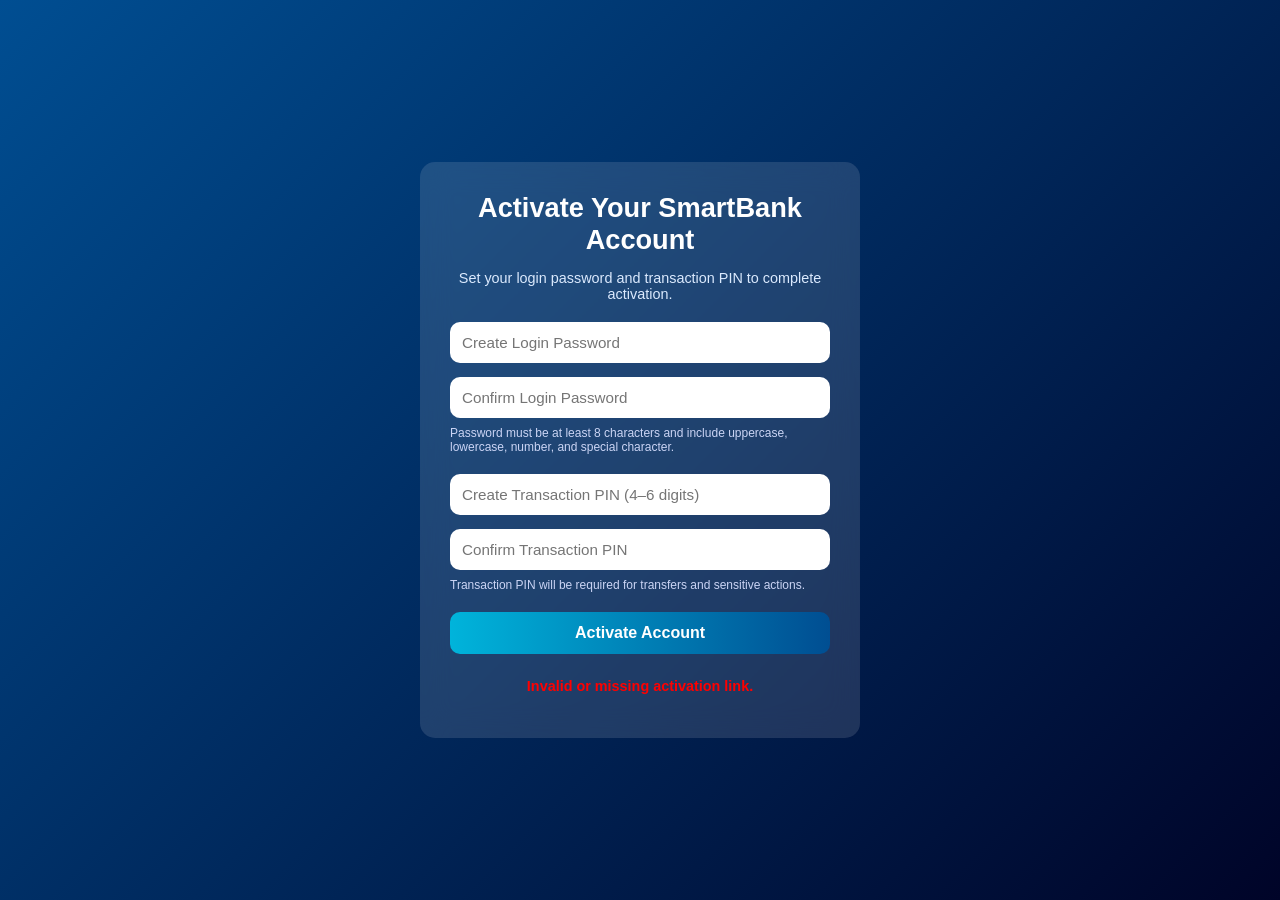
<file: pages/active-account.html>
<!DOCTYPE html>
<html lang="en">
<head>
    <meta charset="UTF-8">
    <title>Activate SmartBank Account</title>
    <link rel="stylesheet" href="../css/active-account.css">
</head>
<body>

<div class="container">
    <h2 class="title">Activate Your SmartBank Account</h2>
    <p class="subtitle">
        Set your login password and transaction PIN to complete activation.
    </p>

    <form id="activationForm" class="form-card">

        <!-- Password -->
        <input
            type="password"
            id="password"
            placeholder="Create Login Password"
            required
        >

        <input
            type="password"
            id="confirmPassword"
            placeholder="Confirm Login Password"
            required
        >

        <small class="hint">
            Password must be at least 8 characters and include uppercase,
            lowercase, number, and special character.
        </small>

        <!-- Transaction PIN -->
        <input
            type="password"
            id="transactionPin"
            placeholder="Create Transaction PIN (4–6 digits)"
            maxlength="6"
            required
        >

        <input
            type="password"
            id="confirmTransactionPin"
            placeholder="Confirm Transaction PIN"
            maxlength="6"
            required
        >

        <small class="hint">
            Transaction PIN will be required for transfers and sensitive actions.
        </small>

        <button type="submit" class="btn">Activate Account</button>

        <p id="message" class="message"></p>
    </form>
</div>

<script src="../js/active-account.js"></script>
</body>
</html>
</file>
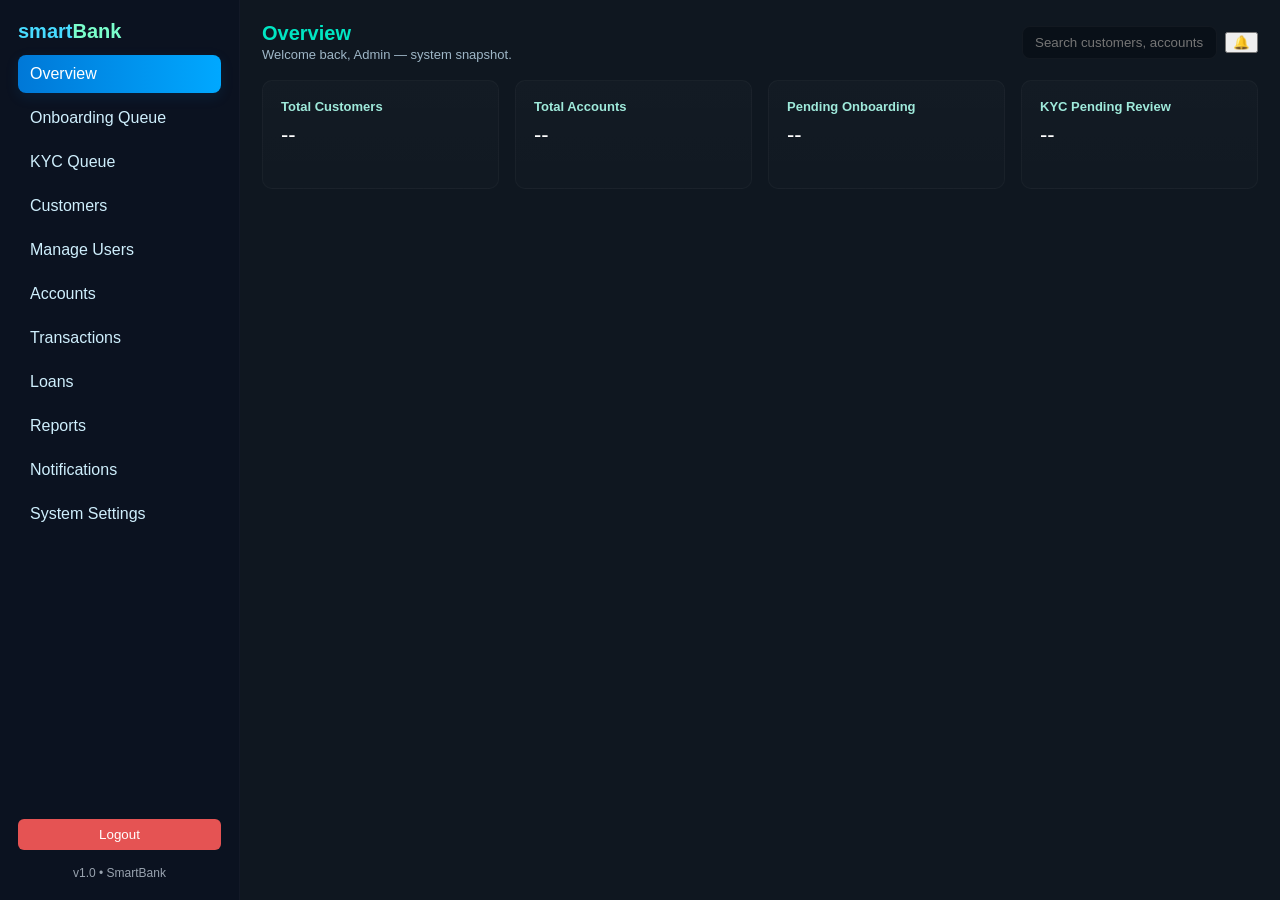
<file: pages/admin-dashboard.html>
<!DOCTYPE html>
<html lang="en">
<head>
  <meta charset="utf-8" />
  <meta name="viewport" content="width=device-width, initial-scale=1" />
  <title>Admin Dashboard — SmartBank</title>
  <link rel="stylesheet" href="../css/admin-dashboard.css" />
</head>
<body>
  <div class="dashboard">

    <!-- SIDEBAR -->
    <aside class="sidebar">
      <div class="sidebar-top">
        <h2 class="logo">smart<span>Bank</span></h2>
        <nav>
          <ul class="menu">
            <li id="overviewMenu" class="menu-item active">Overview</li>
            <li id="onboardingMenu" class="menu-item">Onboarding Queue</li>
            <li id="kycMenu" class="menu-item">KYC Queue</li>
            <li id="customersMenu" class="menu-item">Customers</li>
            <li id="manageUsersMenu" class="menu-item">Manage Users</li>
            <li id="accountsMenu" class="menu-item">Accounts</li>
            <li id="transactionsMenu" class="menu-item">Transactions</li>
            <li id="loansMenu" class="menu-item">Loans</li>
            <li id="reportsMenu" class="menu-item">Reports</li>
            <li id="notificationsMenu" class="menu-item">Notifications</li>
            <li id="settingsMenu" class="menu-item">System Settings</li>
          </ul>
        </nav>
      </div>

      <div class="sidebar-bottom">
        <button id="logoutBtn" class="logout-btn">Logout</button>
        <small class="version">v1.0 • SmartBank</small>
      </div>
    </aside>

    <!-- MAIN -->
    <main class="main-content">

      <!-- HEADER -->
      <header class="header">
        <div>
          <h1 id="pageTitle">Overview</h1>
          <p class="subtext" id="pageSubtitle">Welcome back, Admin — system snapshot.</p>
        </div>
        <div class="header-actions">
          <input id="globalSearch" placeholder="Search customers, accounts..." />
          <button class="icon-btn">🔔</button>
        </div>
      </header>

      <!-- OVERVIEW -->
      <section id="overviewSection" class="section visible">
        <div class="cards">
          <div class="card">
            <h4>Total Customers</h4>
            <p class="card-value" id="totalCustomers">--</p>
          </div>
          <div class="card">
            <h4>Total Accounts</h4>
            <p class="card-value" id="totalAccounts">--</p>
          </div>
          <div class="card">
            <h4>Pending Onboarding</h4>
            <p class="card-value" id="pendingOnboarding">--</p>
          </div>
          <div class="card">
            <h4>KYC Pending Review</h4>
            <p class="card-value" id="pendingKyc">--</p>
          </div>
        </div>
      </section>

      <!-- ONBOARDING QUEUE -->
      <section id="onboardingSection" class="section" style="display:none;">
        <h2>Onboarding Queue</h2>
        <div class="panel">
          <table class="table">
            <thead>
              <tr>
                <th>ID</th>
                <th>Full Name</th>
                <th>Email</th>
                <th>Registered At</th>
                <th>KYC Expiry</th>
                <th>Action</th>
              </tr>
            </thead>
            <tbody id="onboardingTableBody">
              <tr><td colspan="6">No data loaded</td></tr>
            </tbody>
          </table>
        </div>
      </section>

      <!-- KYC QUEUE -->
      <section id="kycSection" class="section" style="display:none;">
        <h2>KYC Queue</h2>
        <div class="panel">
          <table class="table">
            <thead>
              <tr>
                <th>ID</th>
                <th>Name</th>
                <th>DOB</th>
                <th>Gender</th>
                <th>Phone</th>
                <th>Email</th>
                <th>Address</th>
                <th>Action</th>
              </tr>
            </thead>
            <tbody id="kycTableBody">
              <tr><td colspan="8">No data loaded</td></tr>
            </tbody>
          </table>
        </div>
      </section>

      <!-- CUSTOMERS -->
      <section id="customersSection" class="section" style="display:none;">
        <h2>Customers</h2>
        <div class="panel">
          <table class="table">
            <thead>
              <tr>
                <th>ID</th>
                <th>Name</th>
                <th>Email</th>
                <th>Customer Status</th>
                <th>KYC Status</th>
                <th>Action</th>
              </tr>
            </thead>
            <tbody id="customersTableBody">
              <tr><td colspan="6">No data loaded</td></tr>
            </tbody>
          </table>
        </div>
      </section>

      <!-- MANAGE USERS (ADMIN STAFF) -->
      <section id="manageUsersSection" class="section" style="display:none;">
        <h2>Manage Users</h2>
        <div class="panel">
          <button class="action-btn" id="createAdminBtn">Create New Admin</button>
          <table class="table">
            <thead>
              <tr>
                <th>ID</th>
                <th>Name</th>
                <th>Email</th>
                <th>Role</th>
                <th>Status</th>
                <th>Action</th>
              </tr>
            </thead>
            <tbody id="adminUsersTableBody">
              <tr><td colspan="6">No admin users loaded</td></tr>
            </tbody>
          </table>
        </div>
      </section>

      <!-- OTHER SECTIONS REMAIN SAME -->
      <section id="accountsSection" class="section" style="display:none;">
        <h2>Accounts</h2>
        <div class="panel">Account management goes here.</div>
      </section>

      <section id="transactionsSection" class="section" style="display:none;">
        <h2>Transactions</h2>
        <div class="panel">Transaction monitoring goes here.</div>
      </section>

      <section id="loansSection" class="section" style="display:none;">
        <h2>Loans</h2>
        <div class="panel">Loan management goes here.</div>
      </section>

      <section id="reportsSection" class="section" style="display:none;">
        <h2>Reports</h2>
        <div class="panel">Reports and analytics go here.</div>
      </section>

      <section id="notificationsSection" class="section" style="display:none;">
        <h2>Notifications</h2>
        <div class="panel">Notification system here.</div>
      </section>

      <section id="settingsSection" class="section" style="display:none;">
        <h2>System Settings</h2>
        <div class="panel">Admin role & system config here.</div>
      </section>

    </main>
  </div>

  <script src="../js/logout.js" defer></script>
  <script type="module" src="../js/admin/dashboard-init.js"></script>

</body>
</html>
</file>
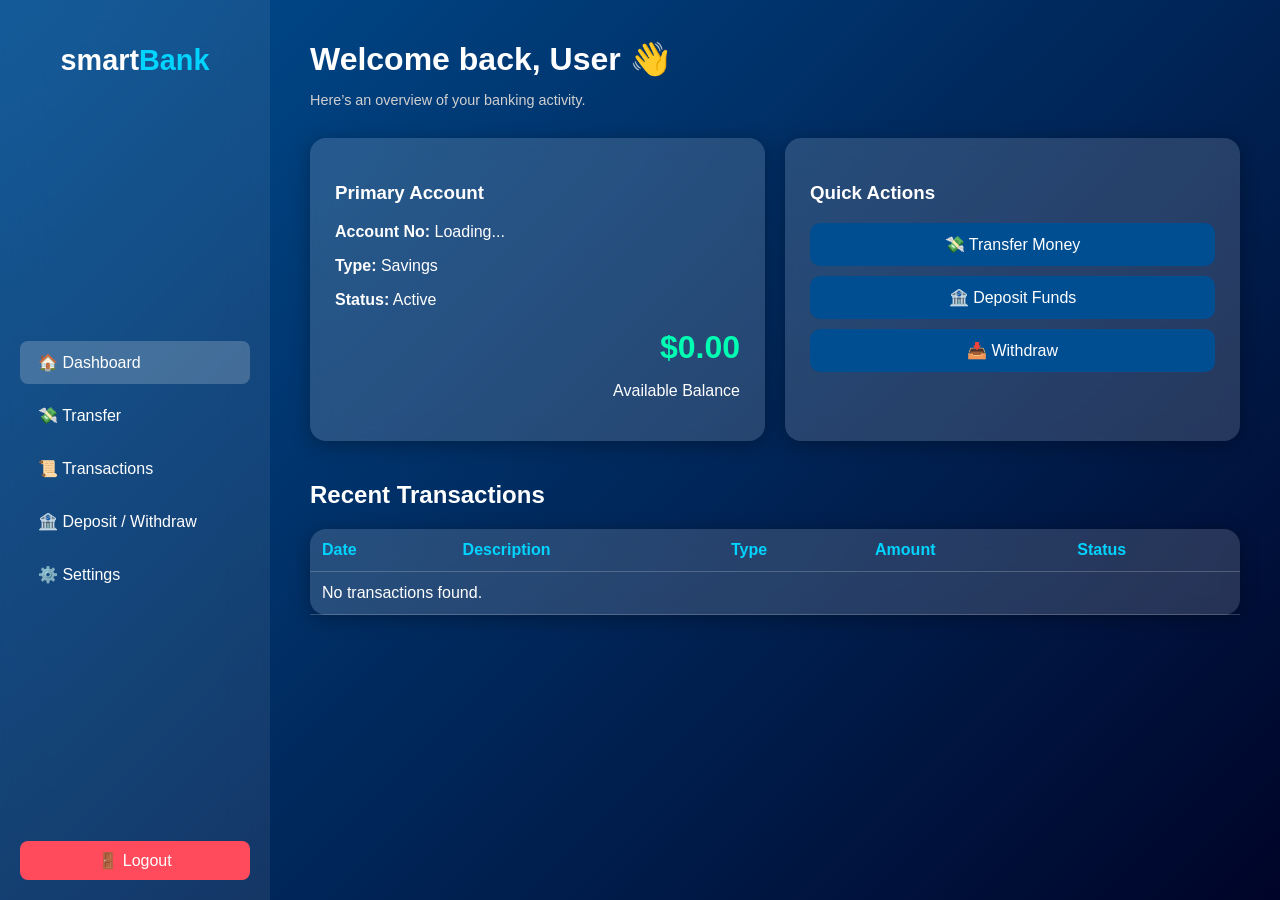
<file: pages/dashboard.html>
<!DOCTYPE html>
<html lang="en">
<head>
  <meta charset="UTF-8" />
  <meta name="viewport" content="width=device-width, initial-scale=1.0" />
  <title>MyBank Dashboard</title>
  <link rel="stylesheet" href="../css/dashboard.css" />
</head>
<body>
  <div class="dashboard">
    <aside class="sidebar">
      <h2 class="logo">smart<span>Bank</span></h2>
      <ul class="menu">
        <li class="active">🏠 Dashboard</li>
        <li href="transfer.html">💸 Transfer</li>
        <li>📜 Transactions</li>
        <li>🏦 Deposit / Withdraw</li>
        <li>⚙️ Settings</li>
      </ul>
      <button class="logout-btn" id="logoutBtn">🚪 Logout</button>
    </aside>

    <main class="main-content">
      <header class="header">
        <h1>Welcome back, <span id="username">User</span> 👋</h1>
        <p class="subtext">Here’s an overview of your banking activity.</p>
      </header>

      <section class="account-overview">
        <div class="account-card glass-card">
          <h3>Primary Account</h3>
          <p><strong>Account No:</strong> <span id="accountNumber">Loading...</span></p>
          <p><strong>Type:</strong> <span id="accountType">Savings</span></p>
          <p><strong>Status:</strong> <span id="accountStatus">Active</span></p>
          <div class="balance">
            <h2>$<span id="balance">0.00</span></h2>
            <p>Available Balance</p>
          </div>
        </div>

        <div class="quick-actions glass-card">
          <h3>Quick Actions</h3>
          <button class="action-btn" onclick="window.location.href='../pages/transfer.html'">💸 Transfer Money</button>
          <button class="action-btn">🏦 Deposit Funds</button>
          <button class="action-btn">📥 Withdraw</button>
        </div>
      </section>

      <section class="transactions-section">
        <h2>Recent Transactions</h2>
        <table class="transaction-table glass-card">
          <thead>
            <tr>
              <th>Date</th>
              <th>Description</th>
              <th>Type</th>
              <th>Amount</th>
              <th>Status</th>
            </tr>
          </thead>
          <tbody id="transactions">
            <tr><td colspan="5">Loading transactions...</td></tr>
          </tbody>
        </table>
      </section>
    </main>
  </div>
   <script src="../js/logout.js" defer></script>
  <script src="../js/dashboard.js"></script>
</body>
</html>
</file>
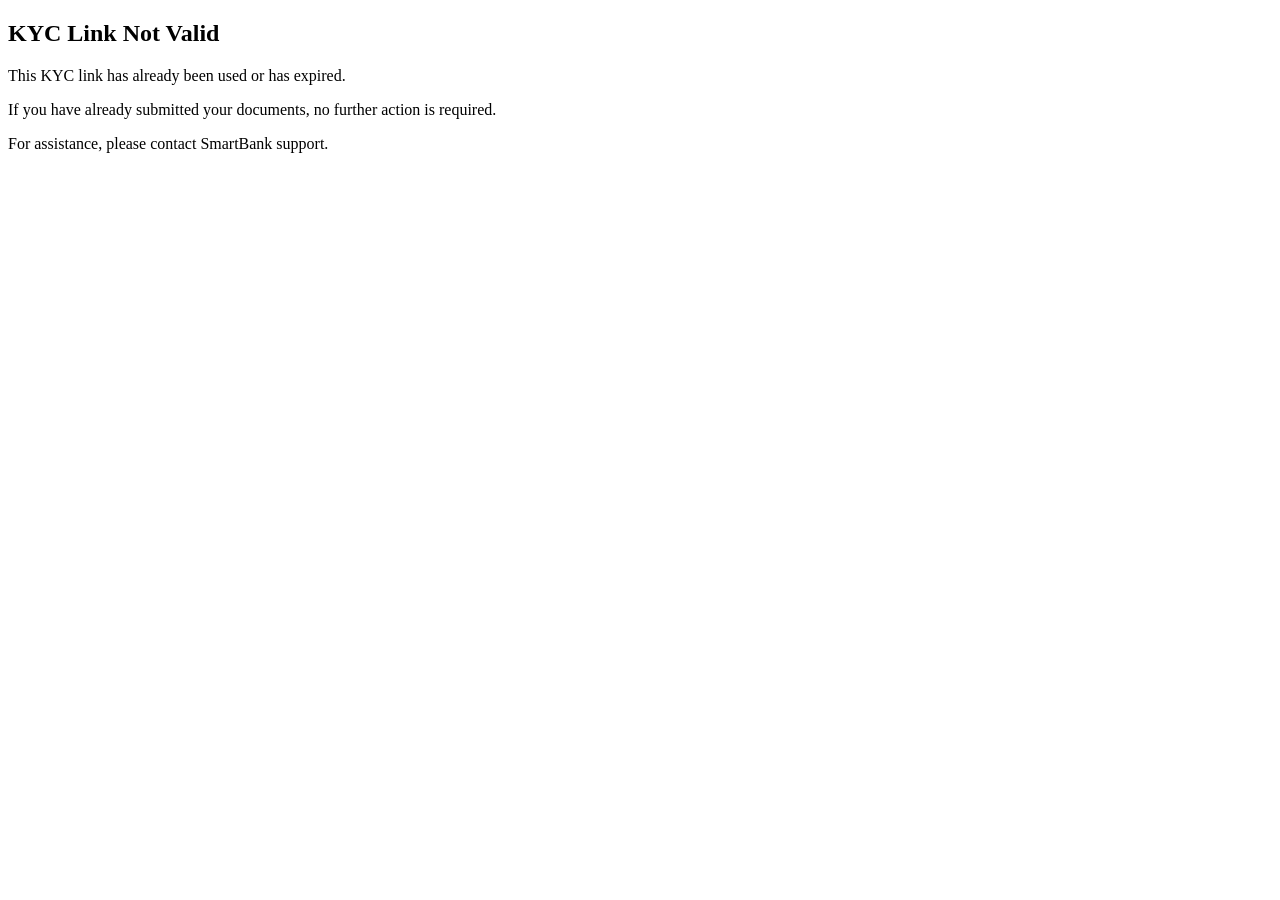
<file: pages/kyc-expired.html>
<!DOCTYPE html>
<html>
<head>
    <title>KYC Link Expired - SmartBank</title>
</head>
<body>
    <h2>KYC Link Not Valid</h2>

    <p>
        This KYC link has already been used or has expired.
    </p>

    <p>
        If you have already submitted your documents,
        no further action is required.
    </p>

    <p>
        For assistance, please contact SmartBank support.
    </p>
</body>
</html>
</file>
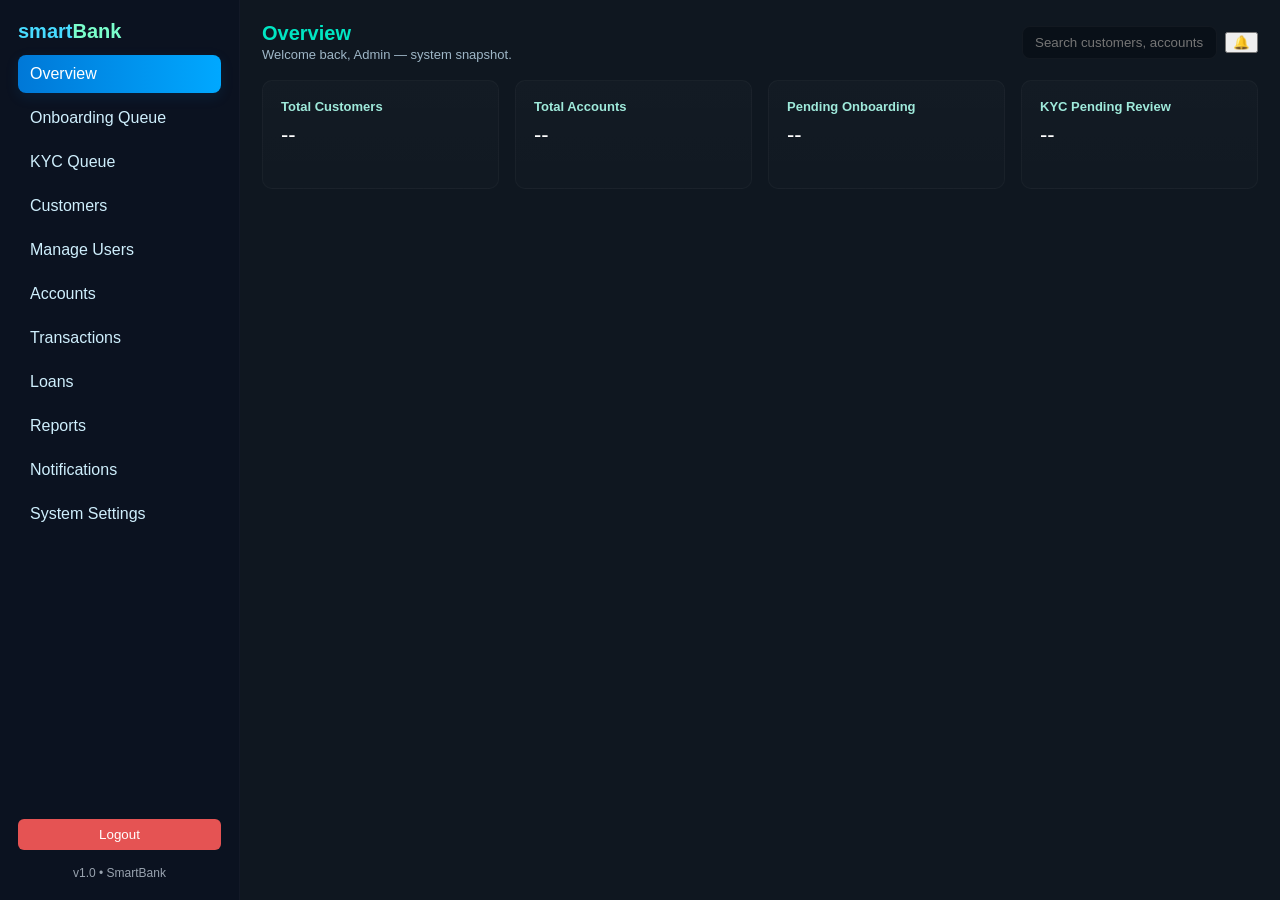
<file: pages/kyc-review.html>
<!DOCTYPE html>
<html lang="en">
<head>
  <meta charset="UTF-8" />
  <meta name="viewport" content="width=device-width, initial-scale=1.0"/>
  <title>KYC Review — SmartBank Admin</title>

  <link rel="stylesheet" href="../css/admin-dashboard.css" />
  <link rel="stylesheet" href="../css/admin-kyc-review.css" />
</head>
<body>

<div class="dashboard">

  <aside class="sidebar">
    <div class="sidebar-top">
      <h2 class="logo">smart<span>Bank</span></h2>
      <ul class="menu">
        <li class="menu-item" onclick="location.href='admin-dashboard.html'">
          ← Back to Dashboard
        </li>
      </ul>
    </div>
  </aside>

  <main class="main-content">

    <header class="header">
      <div>
        <h1>KYC Review</h1>
        <p class="subtext">Review customer identity details and documents</p>
      </div>
    </header>

    <section class="panel">
      <h3>Customer Information</h3>

      <div class="details-grid">
        <div><strong>Name:</strong> <span id="custName">-</span></div>
        <div><strong>Email:</strong> <span id="custEmail">-</span></div>
        <div><strong>Phone:</strong> <span id="custPhone">-</span></div>
        <div><strong>Date of Birth:</strong> <span id="custDob">-</span></div>
        <div><strong>Address:</strong> <span id="custAddress">-</span></div>
        <div><strong>KYC Status:</strong> <span id="custKycStatus">-</span></div>
        <div><strong>Account Status:</strong> <span id="custAccountStatus">-</span></div>
      </div>
    </section>

    <section class="panel">
      <h3>KYC Documents</h3>

      <div class="kyc-docs">
        <div class="doc-box">
          <strong>Aadhaar Front</strong>
          <img id="aadhaarFrontImg" alt="Aadhaar Front" />
        </div>

        <div class="doc-box">
          <strong>Aadhaar Back</strong>
          <img id="aadhaarBackImg" alt="Aadhaar Back" />
        </div>

        <div class="doc-box">
          <strong>PAN Card</strong>
          <img id="panImg" alt="PAN Card" />
        </div>
      </div>
    </section>

    <section class="panel" id="decisionBox">
      <h3>Admin Decision</h3>

      <textarea
        id="rejectReason"
        rows="4"
        placeholder="Rejection reason (required if rejecting)"
      ></textarea>

      <div class="action-row">
        <button class="action-btn" id="approveBtn">Approve KYC</button>
        <button class="action-btn danger" id="rejectBtn">Reject KYC</button>
      </div>
    </section>

  </main>
</div>

<script type="module" src="/js/admin/kyc-review.js"></script>
</body>
</html>
</file>
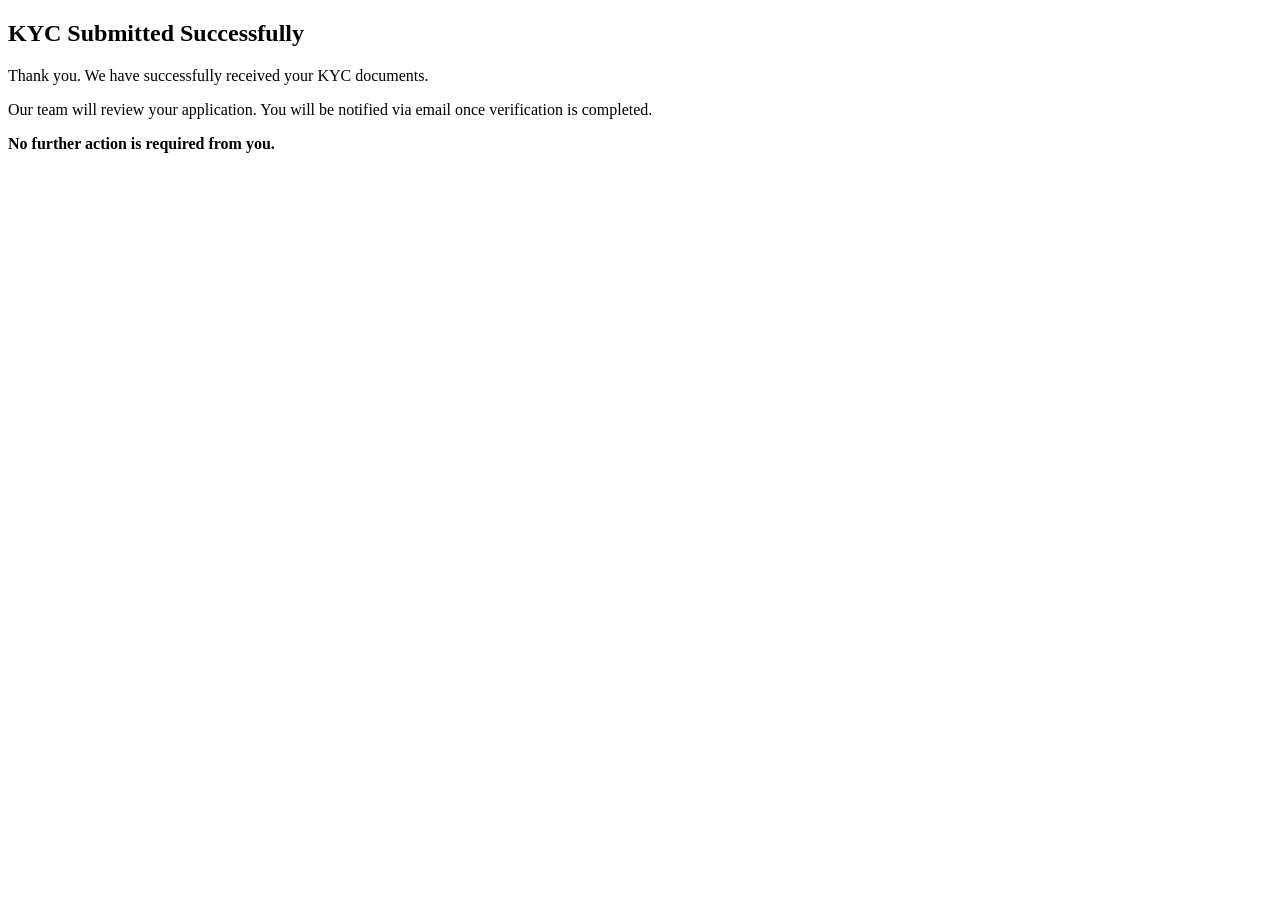
<file: pages/kyc-submitted.html>
<!DOCTYPE html>
<html>
<head>
    <title>KYC Submitted - SmartBank</title>
</head>
<body>
    <h2>KYC Submitted Successfully</h2>

    <p>
        Thank you. We have successfully received your KYC documents.
    </p>

    <p>
        Our team will review your application.
        You will be notified via email once verification is completed.
    </p>

    <p>
        <strong>No further action is required from you.</strong>
    </p>
</body>
</html>
</file>
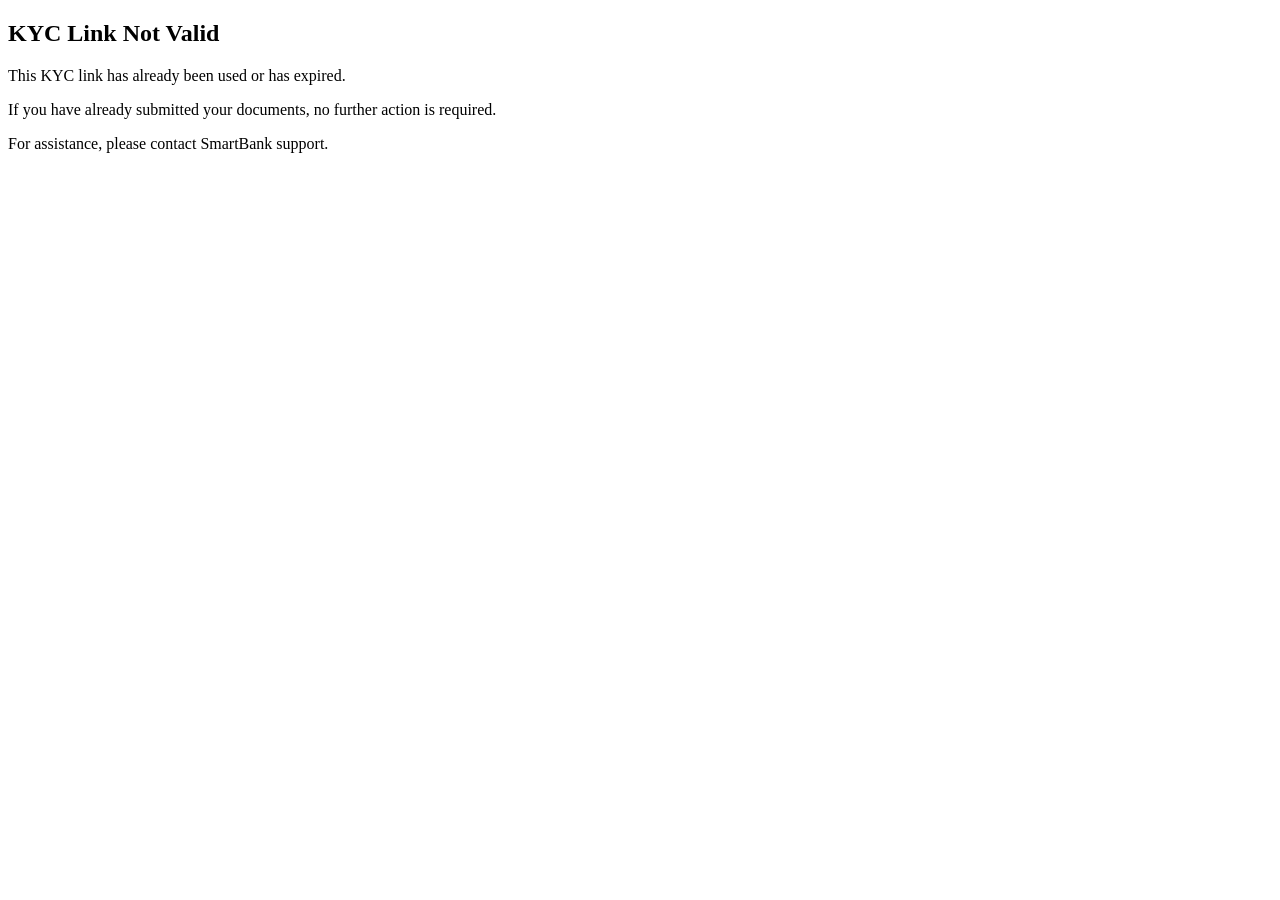
<file: pages/kyc-upload.html>
<!DOCTYPE html>
<html lang="en">
<head>
    <meta charset="UTF-8">
    <meta name="viewport" content="width=device-width, initial-scale=1.0">
    <title>KYC Upload - SmartBank</title>
    <link rel="stylesheet" href="../css/kyc-upload.css">
</head>
<body>

<div class="container">
    <h2>KYC Verification</h2>
    <p class="subtitle">Upload your Aadhaar and PAN card for identity verification.</p>

    <div class="note">
        <strong>Important:</strong>
        Only JPG/PNG images allowed. Maximum size: <strong>300 KB</strong> per file.
        <br>
        <strong>Note:</strong> This secure link is valid for a limited time.
    </div>

    <p id="statusMessage" class="status"></p>

    <form id="kycForm" enctype="multipart/form-data">

        <div class="field">
            <label>Aadhaar Front Image</label>
            <input type="file" id="aadhaarFront" accept="image/*" required>
            <img id="previewFront" class="preview hidden" />
        </div>

        <div class="field">
            <label>Aadhaar Back Image</label>
            <input type="file" id="aadhaarBack" accept="image/*" required>
            <img id="previewBack" class="preview hidden" />
        </div>

        <div class="field">
            <label>PAN Card Image</label>
            <input type="file" id="panCard" accept="image/*" required>
            <img id="previewPan" class="preview hidden" />
        </div>

        <button type="submit" id="submitBtn" class="submitBtn">
            Submit KYC
        </button>
    </form>
</div>

<script src="../js/kyc-upload.js"></script>
</body>
</html>
</file>
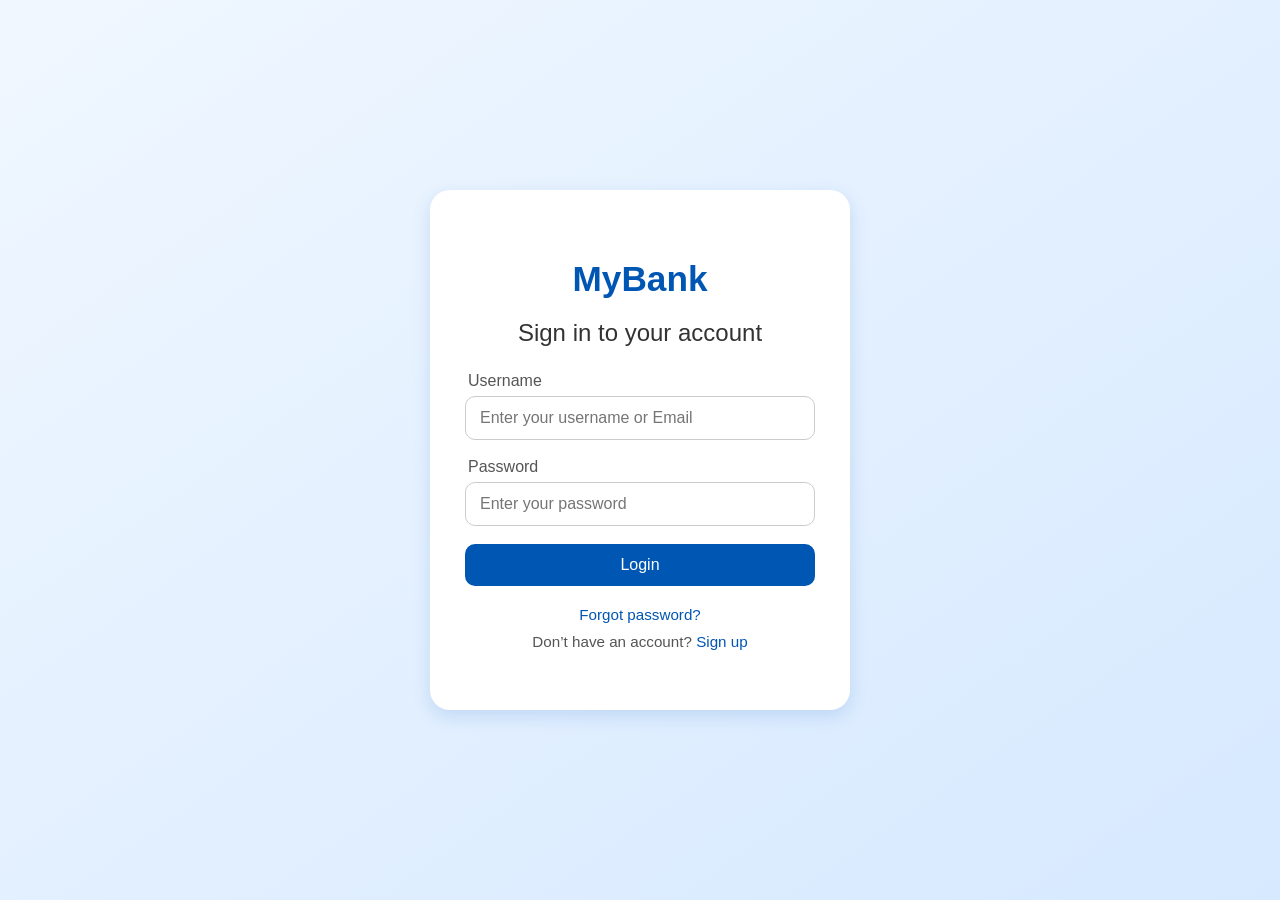
<file: pages/login.html>
<!DOCTYPE html>
<html lang="en">
<head>
  <meta charset="UTF-8" />
  <meta name="viewport" content="width=device-width, initial-scale=1.0" />
  <title>Banking WebApp - Login</title>
  <link rel="stylesheet" href="../css/login.css">
  <style>
    .error-message {
      color: #ff4d4d;
      font-size: 14px;
      margin-top: 10px;
      display: none;
      text-align: left;
    }

    .login-btn:disabled {
      opacity: 0.6;
      cursor: not-allowed;
    }
  </style>
</head>
<body>
  <div class="login-container">
    <div class="login-box">
      <h1 class="bank-title">MyBank</h1>
      <h2>Sign in to your account</h2>

      <form class="login-form" id="loginForm">

        <div class="input-group">
          <label for="username">Username</label>
          <input type="text" id="username" placeholder="Enter your username or Email" required />
        </div>

        <div class="input-group">
          <label for="password">Password</label>
          <input type="password" id="password" placeholder="Enter your password" required />
        </div>

        <!-- 🔴 ERROR MESSAGE -->
        <div id="error-message" class="error-message"></div>

        <div class="actions">
          <button type="submit" class="login-btn">Login</button>
        </div>

        <div class="extras">
          <a href="#">Forgot password?</a>
          <p>Don’t have an account? <a href="pages/signup.html">Sign up</a></p>
        </div>

      </form>
    </div>
  </div>

  <script src="../js/login.js"></script>
</body>
</html>
</file>
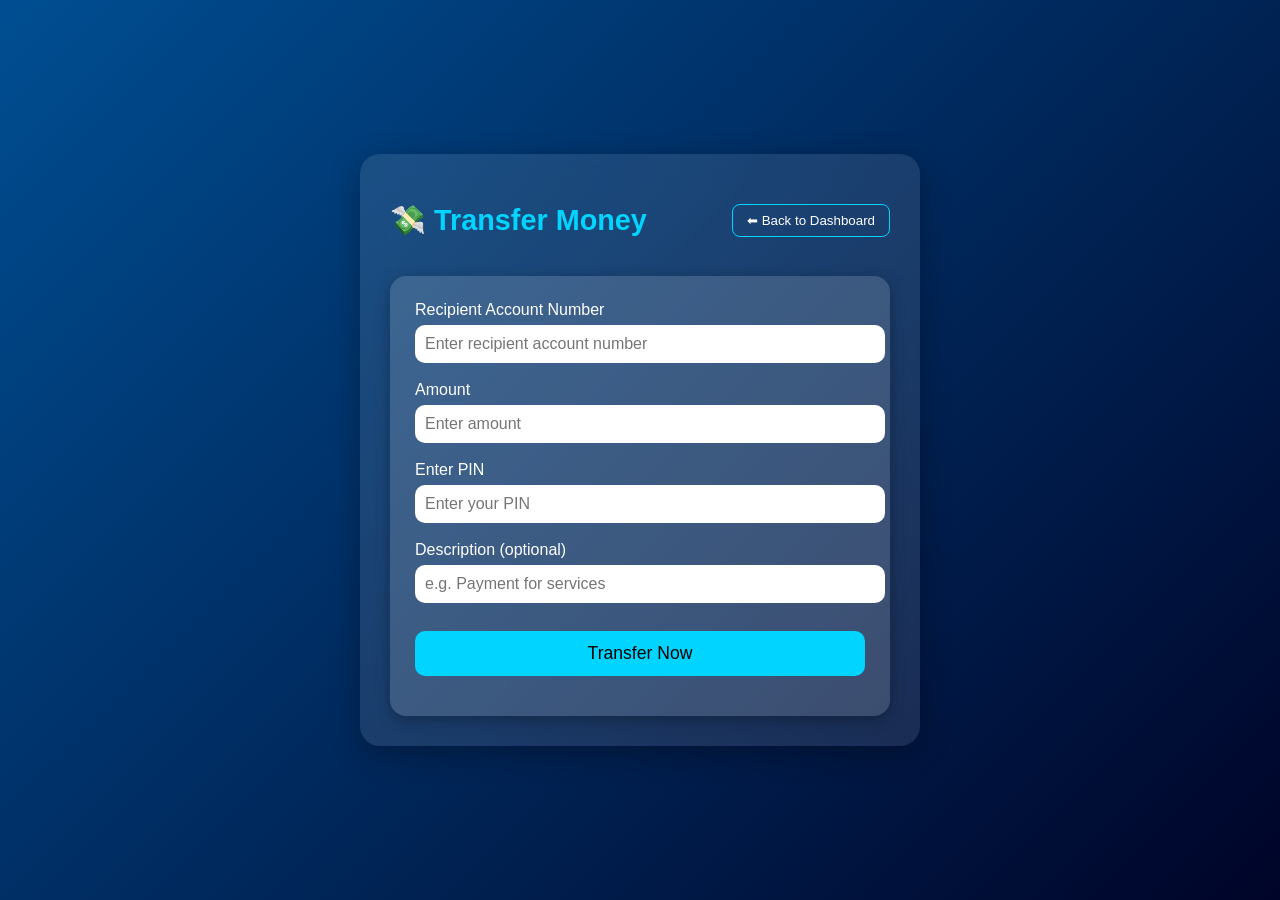
<file: pages/transfer.html>
<!DOCTYPE html>
<html lang="en">
<head>
  <meta charset="UTF-8" />
  <meta name="viewport" content="width=device-width, initial-scale=1.0" />
  <title>Transfer Money - MyBank</title>
  <link rel="stylesheet" href="../css/transfer.css" />
</head>
<body>
  <div class="transfer-container">
    <header>
      <h1>💸 Transfer Money</h1>
      <button class="back-btn" onclick="window.location.href='dashboard.html'">⬅ Back to Dashboard</button>
    </header>

    <div class="transfer-card">
      <form id="transferForm">

        <!-- Recipient Account -->
        <div class="form-group">
          <label for="toAccount">Recipient Account Number</label>
          <input 
            type="text" 
            id="toAccount" 
            placeholder="Enter recipient account number" 
            required 
          />
        </div>

        <!-- Amount -->
        <div class="form-group">
          <label for="amount">Amount</label>
          <input 
            type="number" 
            id="amount" 
            placeholder="Enter amount" 
            required 
            min="1" 
            step="0.01" 
          />
        </div>

        <!-- PIN -->
        <div class="form-group">
          <label for="pin">Enter PIN</label>
          <input 
            type="password" 
            id="pin" 
            placeholder="Enter your PIN" 
            required 
          />
        </div>

        <!-- Description -->
        <div class="form-group">
          <label for="description">Description (optional)</label>
          <input 
            type="text" 
            id="description" 
            placeholder="e.g. Payment for services" 
          />
        </div>

        <button type="submit" class="transfer-btn">Transfer Now</button>
      </form>
    </div>

    <!-- Success Message -->
    <div class="confirmation-message hidden" id="confirmationMessage">
      ✅ Transfer Successful!
      <p>Transaction ID: <span id="txnId">Loading...</span></p>
      <button class="back-btn" onclick="window.location.href='dashboard.html'">Go Back</button>
    </div>
  </div>

  <script src="../js/transfer.js"></script>
</body>
</html>
</file>
<file: css/active-account.css>
body {
    margin: 0;
    padding: 0;
    font-family: 'Poppins', sans-serif;
    background: linear-gradient(135deg, #004e92, #000428);
    display: flex;
    justify-content: center;
    align-items: center;
    height: 100vh;
    color: white;
}

/* Container */
.container {
    width: 380px;
    background: rgba(255, 255, 255, 0.12);
    padding: 30px;
    border-radius: 15px;
    backdrop-filter: blur(15px);
    text-align: center;
}

/* Headings */
.title {
    margin: 0;
    font-size: 1.7rem;
}

.subtitle {
    font-size: 0.9rem;
    margin-bottom: 20px;
    color: #dbeafe;
}

/* Form */
.form-card {
    display: flex;
    flex-direction: column;
    gap: 14px;
}

/* Inputs */
input {
    padding: 12px;
    border-radius: 10px;
    border: none;
    outline: none;
    font-size: 0.95rem;
}

/* Hint text (password / PIN rules) */
.hint {
    font-size: 12px;
    color: #cbd5f5;
    text-align: left;
    margin-top: -6px;
    margin-bottom: 6px;
}

/* Button */
.btn {
    padding: 12px;
    border: none;
    border-radius: 10px;
    background: linear-gradient(90deg, #00b4db, #004e92);
    color: white;
    cursor: pointer;
    font-size: 1rem;
    font-weight: 600;
    transition: background 0.3s ease;
}

/* Safer hover (no scaling on banking actions) */
.btn:hover {
    background: linear-gradient(90deg, #00a1c9, #003b70);
}

/* Message */
#message {
    margin-top: 10px;
    font-size: 0.9rem;
    font-weight: 600;
}

/* Mobile safety */
@media (max-width: 420px) {
    .container {
        width: 90%;
        padding: 22px;
    }
}
</file>
<file: css/admin-dashboard.css>
/* admin-dashboard.css — modern dark theme for SmartBank admin */

/* Reset/Basic */
* { box-sizing: border-box; }
html,body { height:100%; margin:0; font-family: Inter, "Poppins", Arial, sans-serif; background:#0f1720; color:#e6eef6; }

/* Layout */
.dashboard { display:flex; min-height:100vh; }

/* SIDEBAR */
.sidebar {
  width:240px; background:#0b1220; padding:20px 18px; display:flex; flex-direction:column; justify-content:space-between;
  border-right:1px solid rgba(255,255,255,0.03);
}
.logo { font-size:20px; margin:0 0 12px; color:#48dbff; }
.logo span { color:#7bffcc; }

.menu { list-style:none; padding:0; margin:8px 0 0; }
.menu-item { padding:10px 12px; margin-bottom:6px; border-radius:8px; cursor:pointer; color:#cfeffd; transition:0.2s; }
.menu-item:hover { background:linear-gradient(90deg, rgba(0,168,255,0.08), rgba(0,255,179,0.03)); color:#fff; }
.menu-item.active { background:linear-gradient(90deg,#0078d7,#00a8ff); color:#fff; box-shadow: 0 4px 14px rgba(0,120,215,0.12); }

.sidebar-bottom { display:flex; flex-direction:column; gap:8px; }
.logout-btn { background:#e55353; border:none; color:#fff; padding:8px 10px; border-radius:6px; cursor:pointer; transition:0.2s; }
.logout-btn:hover { background:#ff6666; }
.version { font-size:12px; color:#99a3af; text-align:center; margin-top:8px; }

/* MAIN */
.main-content { flex:1; padding:22px; overflow:auto; }

/* HEADER */
.header { display:flex; justify-content:space-between; align-items:center; margin-bottom:18px; }
.header h1 { margin:0; font-size:20px; color:#00e6c3; }
.subtext { margin:2px 0 0; color:#9fb7c7; font-size:13px; }
.header-actions { display:flex; gap:8px; align-items:center; }
#globalSearch { padding:8px 12px; border-radius:8px; border:1px solid rgba(255,255,255,0.04); background:#091018; color:#dfeef7; }

/* CARDS */
.cards { display:flex; gap:16px; margin-bottom:18px; flex-wrap:wrap; }
.card { flex:1; background:linear-gradient(180deg, rgba(255,255,255,0.02), rgba(255,255,255,0.01)); padding:18px; border-radius:10px; border:1px solid rgba(255,255,255,0.03); }
.card h4 { margin:0; color:#9feadb; font-weight:600; font-size:13px; }
.card-value { font-size:22px; margin-top:8px; color:#fff; }

/* QUICK ACTIONS */
.quick-actions { display:flex; gap:10px; margin-bottom:18px; flex-wrap:wrap; }
.action-btn { background:#0078d7; border:none; color:#fff; padding:8px 14px; border-radius:8px; cursor:pointer; transition:0.2s; }
.action-btn.small { padding:6px 10px; font-size:13px; }
.action-btn:hover { background:#0099ff; }

/* PANELS */
.panel { background:#07101a; border-radius:10px; padding:14px; border:1px solid rgba(255,255,255,0.03); margin-bottom:18px; }
.section { margin-bottom:20px; }

/* TABLE */
.table { width:100%; border-collapse:collapse; font-size:14px; }
.table th, .table td { padding:10px 12px; text-align:left; border-bottom:1px solid rgba(255,255,255,0.02); color:#cfeffd; }
.table thead th { color:#8bf1d3; font-size:13px; font-weight:600; }
.table td:last-child { text-align:center; }
.table button.action-btn { padding:5px 10px; font-size:13px; border-radius:6px; }

/* FILTERS */
.section-head { display:flex; justify-content:space-between; align-items:center; margin-bottom:10px; }
.filters { display:flex; gap:8px; align-items:center; flex-wrap:wrap; }
.filter-btn {
  background:#0f1b23;
  color:#bfeee4;
  border:none;
  padding:7px 10px;
  border-radius:8px;
  cursor:pointer;
  transition:0.2s;
}
.filter-btn:hover { background:#1a2733; }
.filter-btn.active { background:#00a8ff; color:#fff; }

/* compact table for small cards */
.compact td, .compact th { padding:8px 10px; }

/* small helpers */
.visible { display:block; }
.hidden { display:none; }

/* === MODAL FOR CUSTOMER DETAILS === */
.modal {
  display:none;
  position:fixed;
  z-index:1000;
  left:0; top:0;
  width:100%; height:100%;
  background:rgba(0,0,0,0.6);
  justify-content:center;
  align-items:center;
  animation: fadeIn 0.2s ease;
}

.modal-content {
  background:#111a23;
  color:#fff;
  padding:25px;
  border-radius:12px;
  width:600px;
  max-height:85vh;
  overflow-y:auto;
  box-shadow:0 0 25px rgba(0,255,255,0.2);
  animation: slideUp 0.25s ease;
}

.close-btn {
  float:right;
  font-size:22px;
  cursor:pointer;
  color:#fff;
  transition:0.2s;
}
.close-btn:hover { color:#00b7ff; }

.details-grid {
  display:grid;
  grid-template-columns:1fr 1fr;
  gap:10px;
  margin-top:10px;
}
.details-grid div {
  background:#1b2430;
  padding:8px;
  border-radius:6px;
  border:1px solid rgba(255,255,255,0.05);
}
.details-grid strong {
  color:#00e6c3;
  font-weight:500;
}
.modal-actions {
  margin-top:15px;
  text-align:center;
}
.modal-actions .action-btn {
  margin:0 6px;
  padding:7px 14px;
  font-size:13px;
}

/* Animations */
@keyframes fadeIn {
  from { opacity:0; }
  to { opacity:1; }
}
@keyframes slideUp {
  from { transform:translateY(30px); opacity:0; }
  to { transform:translateY(0); opacity:1; }
}

/* responsive */
@media (max-width:900px) {
  .sidebar { width:70px; padding:14px; }
  .logo { font-size:16px; }
  .main-content { padding:14px; }
  .cards { flex-direction:column; }
  .modal-content { width:90%; }
  .details-grid { grid-template-columns:1fr; }
}
</file>
<file: css/dashboard.css>
/* GLOBAL STYLES */
body {
  font-family: "Segoe UI", Tahoma, Geneva, Verdana, sans-serif;
  background: linear-gradient(135deg, #004e92, #000428);
  margin: 0;
  height: 100vh;
  color: #fff;
  display: flex;
}

.dashboard {
  display: flex;
  width: 100%;
}

/* SIDEBAR */
.sidebar {
  width: 230px;
  background: rgba(255, 255, 255, 0.08);
  backdrop-filter: blur(20px);
  padding: 20px;
  display: flex;
  flex-direction: column;
  justify-content: space-between;
}

.logo {
  font-size: 1.8em;
  color: #fff;
  margin-bottom: 30px;
  text-align: center;
}

.logo span {
  color: #00d4ff;
}

.menu {
  list-style: none;
  padding: 0;
}

.menu li {
  padding: 12px 18px;
  border-radius: 8px;
  cursor: pointer;
  margin-bottom: 10px;
  transition: background 0.3s ease;
}

.menu li:hover,
.menu li.active {
  background-color: rgba(255, 255, 255, 0.2);
}

.logout-btn {
  background-color: #ff4b5c;
  border: none;
  border-radius: 8px;
  padding: 10px;
  cursor: pointer;
  color: white;
  font-size: 1em;
  transition: background 0.3s ease;
}

.logout-btn:hover {
  background-color: #ff6b81;
}

/* MAIN CONTENT */
.main-content {
  flex: 1;
  padding: 40px;
  overflow-y: auto;
}

.header h1 {
  margin: 0;
  font-size: 2em;
}

.subtext {
  color: #cfcfcf;
  font-size: 0.9em;
  margin-bottom: 30px;
}

/* ACCOUNT OVERVIEW */
.account-overview {
  display: flex;
  gap: 20px;
  flex-wrap: wrap;
}

.glass-card {
  background: rgba(255, 255, 255, 0.15);
  backdrop-filter: blur(10px);
  border-radius: 16px;
  padding: 25px;
  box-shadow: 0 4px 20px rgba(0, 0, 0, 0.3);
}

.account-card {
  flex: 1;
  min-width: 300px;
}

.balance {
  text-align: right;
  margin-top: 20px;
}

.balance h2 {
  font-size: 2em;
  margin: 0;
  color: #00ffb3;
}

/* QUICK ACTIONS */
.quick-actions {
  flex: 1;
  min-width: 250px;
}

.action-btn {
  display: block;
  width: 100%;
  padding: 12px;
  margin-top: 10px;
  border: none;
  border-radius: 10px;
  background-color: #004e92;
  color: white;
  cursor: pointer;
  font-size: 1em;
  transition: background 0.3s ease;
}

.action-btn:hover {
  background-color: #0078d7;
}

/* TRANSACTIONS TABLE */
.transactions-section {
  margin-top: 40px;
}

.transaction-table {
  width: 100%;
  border-collapse: collapse;
  margin-top: 10px;
}

.transaction-table th,
.transaction-table td {
  padding: 12px;
  text-align: left;
  border-bottom: 1px solid rgba(255, 255, 255, 0.2);
}

.transaction-table th {
  color: #00d4ff;
}

.transaction-table tr:hover {
  background-color: rgba(255, 255, 255, 0.1);
}
</file>
<file: css/admin-kyc-review.css>
/* KYC review document layout */

.kyc-docs {
  display: grid;
  grid-template-columns: repeat(3, 1fr);
  gap: 16px;
  margin-top: 16px;
}

.kyc-docs img {
  width: 100%;
  max-height: 260px;
  object-fit: contain;
  border-radius: 8px;
  background: #0b1220;
  border: 1px solid rgba(255,255,255,0.08);
}

/* Danger button */
.action-btn.danger {
  background: #e55353;
}

.action-btn.danger:hover {
  background: #ff6666;
}
</file>
<file: css/kyc-upload.css>
body {
    font-family: Arial, sans-serif;
    background: linear-gradient(to right, #003973, #0056a6);
    display: flex;
    justify-content: center;
    align-items: center;
    padding: 30px;
    min-height: 100vh;
    color: #fff;
}

.container {
    background: #ffffff20;
    backdrop-filter: blur(8px);
    padding: 30px;
    border-radius: 12px;
    width: 450px;
    box-shadow: 0 0 15px rgba(0,0,0,0.3);
}

h2 {
    text-align: center;
    margin-bottom: 5px;
}

.subtitle {
    text-align: center;
    font-size: 14px;
    margin-bottom: 20px;
    opacity: 0.9;
}

.note {
    background: #ffffff30;
    padding: 10px;
    border-left: 4px solid #00d4ff;
    margin-bottom: 20px;
    font-size: 14px;
}

.field {
    margin-bottom: 20px;
}

label {
    display: block;
    font-weight: bold;
    margin-bottom: 8px;
}

input[type="file"] {
    width: 100%;
    padding: 6px;
    background: #fff;
    border-radius: 6px;
    border: none;
    cursor: pointer;
}

.desc {
    display: block;
    font-size: 12px;
    opacity: 0.8;
    margin-top: 3px;
}

.preview {
    margin-top: 10px;
    width: 100%;
    max-height: 180px;
    border-radius: 8px;
    object-fit: cover;
    border: 2px solid #ffffff50;
}

.hidden {
    display: none;
}

.submitBtn {
    width: 100%;
    background: #00c6ff;
    border: none;
    padding: 12px;
    font-size: 16px;
    border-radius: 8px;
    color: #fff;
    cursor: pointer;
    transition: 0.3s;
}

.submitBtn:hover {
    background: #0098cc;
}
</file>
<file: css/login.css>
/* === SmartBank Login Page Styling === */

/* General Layout */
body {
  font-family: "Poppins", sans-serif;
  background: linear-gradient(to bottom right, #f0f7ff, #d6e9ff);
  height: 100vh;
  margin: 0;
  display: flex;
  align-items: center;
  justify-content: center;
}

/* Login Container */
.login-container {
  width: 100%;
  max-width: 420px;
  padding: 0 15px;
  display: flex;
  justify-content: center;
  align-items: center;
}

/* Login Box */
.login-box {
  width: 100%;
  background-color: #ffffff;
  border-radius: 20px;
  padding: 45px 35px;
  box-shadow: 0 6px 18px rgba(0, 86, 179, 0.15);
  text-align: center;
  transition: transform 0.3s ease, box-shadow 0.3s ease;
}

.login-box:hover {
  transform: translateY(-3px);
  box-shadow: 0 10px 25px rgba(0, 86, 179, 0.2);
}

/* Brand / Bank Title */
.bank-title {
  color: #0056b3;
  font-size: 2.2em;
  font-weight: 700;
  margin-bottom: 6px;
}

.login-box h2 {
  margin-bottom: 25px;
  color: #333;
  font-weight: 500;
}

/* Input Groups */
.input-group {
  margin-bottom: 18px;
  width: 100%;
}

.input-group label {
  display: block;
  text-align: left;
  margin-bottom: 6px;
  color: #555;
  font-weight: 500;
  padding-left: 3px; /* small visual padding */
}

.input-group input {
  width: 100%;
  padding: 12px 14px;
  border: 1px solid #ccc;
  border-radius: 10px;
  font-size: 1em;
  transition: border-color 0.3s ease, box-shadow 0.3s ease;
  box-sizing: border-box; /* ensures equal width */
}

.input-group input:focus {
  border-color: #0056b3;
  box-shadow: 0 0 5px rgba(0, 86, 179, 0.3);
  outline: none;
}

/* Login Button */
.login-btn {
  background-color: #0056b3;
  color: #fff;
  border: none;
  border-radius: 10px;
  padding: 12px 20px;
  font-size: 1em;
  font-weight: 500;
  cursor: pointer;
  width: 100%;
  transition: background 0.3s ease, transform 0.2s ease;
}

.login-btn:hover {
  background-color: #003f88;
  transform: translateY(-2px);
}

/* Extras Section */
.extras {
  margin-top: 20px;
  font-size: 0.95em;
}

.extras a {
  color: #0056b3;
  text-decoration: none;
  font-weight: 500;
  transition: color 0.3s ease;
}

.extras a:hover {
  color: #003f88;
  text-decoration: underline;
}

.extras p {
  margin-top: 10px;
  color: #555;
}

/* Responsive */
@media (max-width: 480px) {
  .login-box {
    padding: 35px 25px;
  }

  .bank-title {
    font-size: 1.8em;
  }
}
</file>
<file: css/transfer.css>
body {
  font-family: 'Segoe UI', Tahoma, Geneva, Verdana, sans-serif;
  background: linear-gradient(135deg, #004e92, #000428);
  color: white;
  height: 100vh;
  margin: 0;
  display: flex;
  align-items: center;
  justify-content: center;
}

.transfer-container {
  width: 100%;
  max-width: 500px;
  background: rgba(255, 255, 255, 0.1);
  backdrop-filter: blur(12px);
  border-radius: 20px;
  padding: 30px;
  box-shadow: 0 8px 30px rgba(0, 0, 0, 0.3);
}

header {
  display: flex;
  justify-content: space-between;
  align-items: center;
  margin-bottom: 20px;
}

header h1 {
  font-size: 1.8em;
  color: #00d4ff;
}

.back-btn {
  background-color: transparent;
  color: #fff;
  border: 1px solid #00d4ff;
  border-radius: 8px;
  padding: 8px 14px;
  cursor: pointer;
  transition: all 0.3s ease;
}

.back-btn:hover {
  background-color: #00d4ff;
  color: #000;
}

.transfer-card {
  background: rgba(255, 255, 255, 0.15);
  border-radius: 16px;
  padding: 25px;
  box-shadow: 0 4px 15px rgba(0, 0, 0, 0.3);
}

.form-group {
  margin-bottom: 18px;
}

.form-group label {
  display: block;
  font-weight: 500;
  margin-bottom: 6px;
}

.form-group input,
.form-group select {
  width: 100%;
  padding: 10px;
  border: none;
  border-radius: 10px;
  font-size: 1em;
  outline: none;
}

.transfer-btn {
  width: 100%;
  padding: 12px;
  background-color: #00d4ff;
  border: none;
  border-radius: 10px;
  font-size: 1.1em;
  color: #000;
  cursor: pointer;
  transition: all 0.3s ease;
  margin-top: 10px;
}

.transfer-btn:hover {
  background-color: #00ffb3;
}

.confirmation-message {
  text-align: center;
  font-size: 1.2em;
  margin-top: 20px;
}

.hidden {
  display: none;
}
</file>
